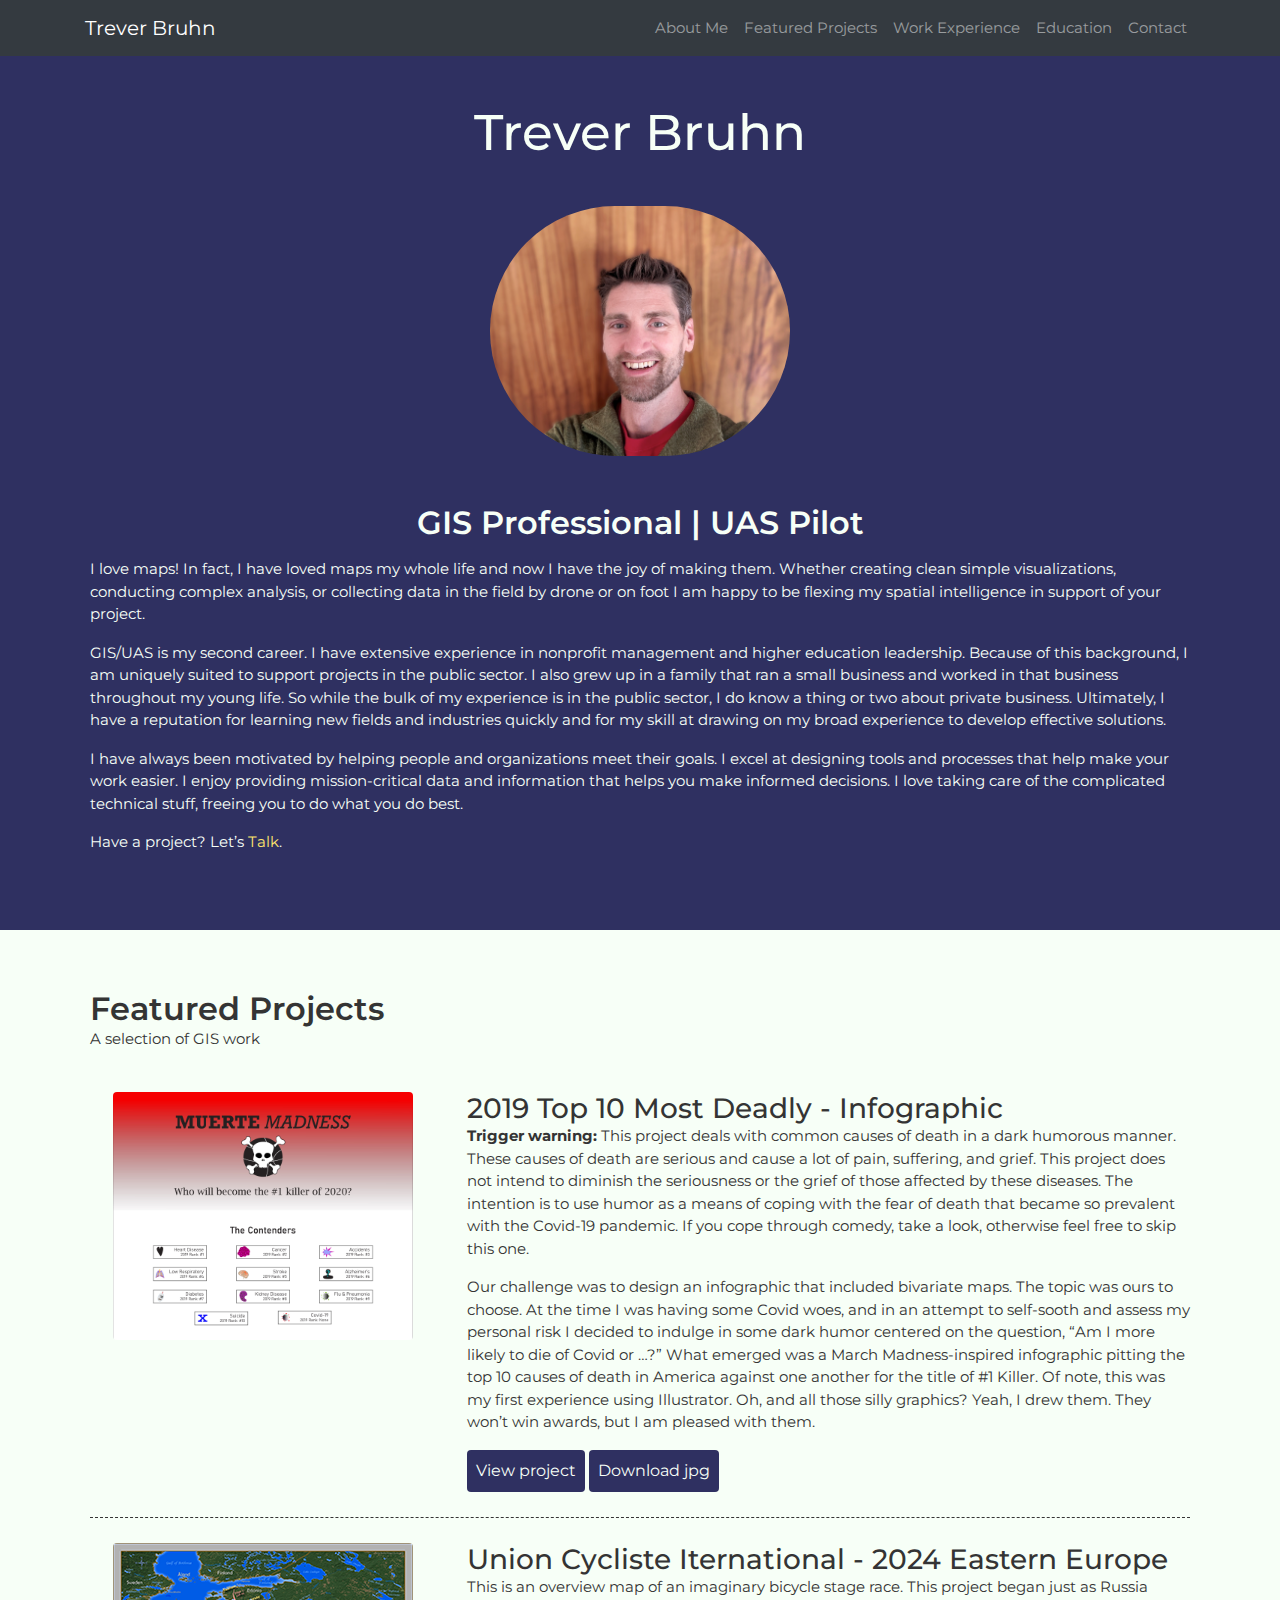
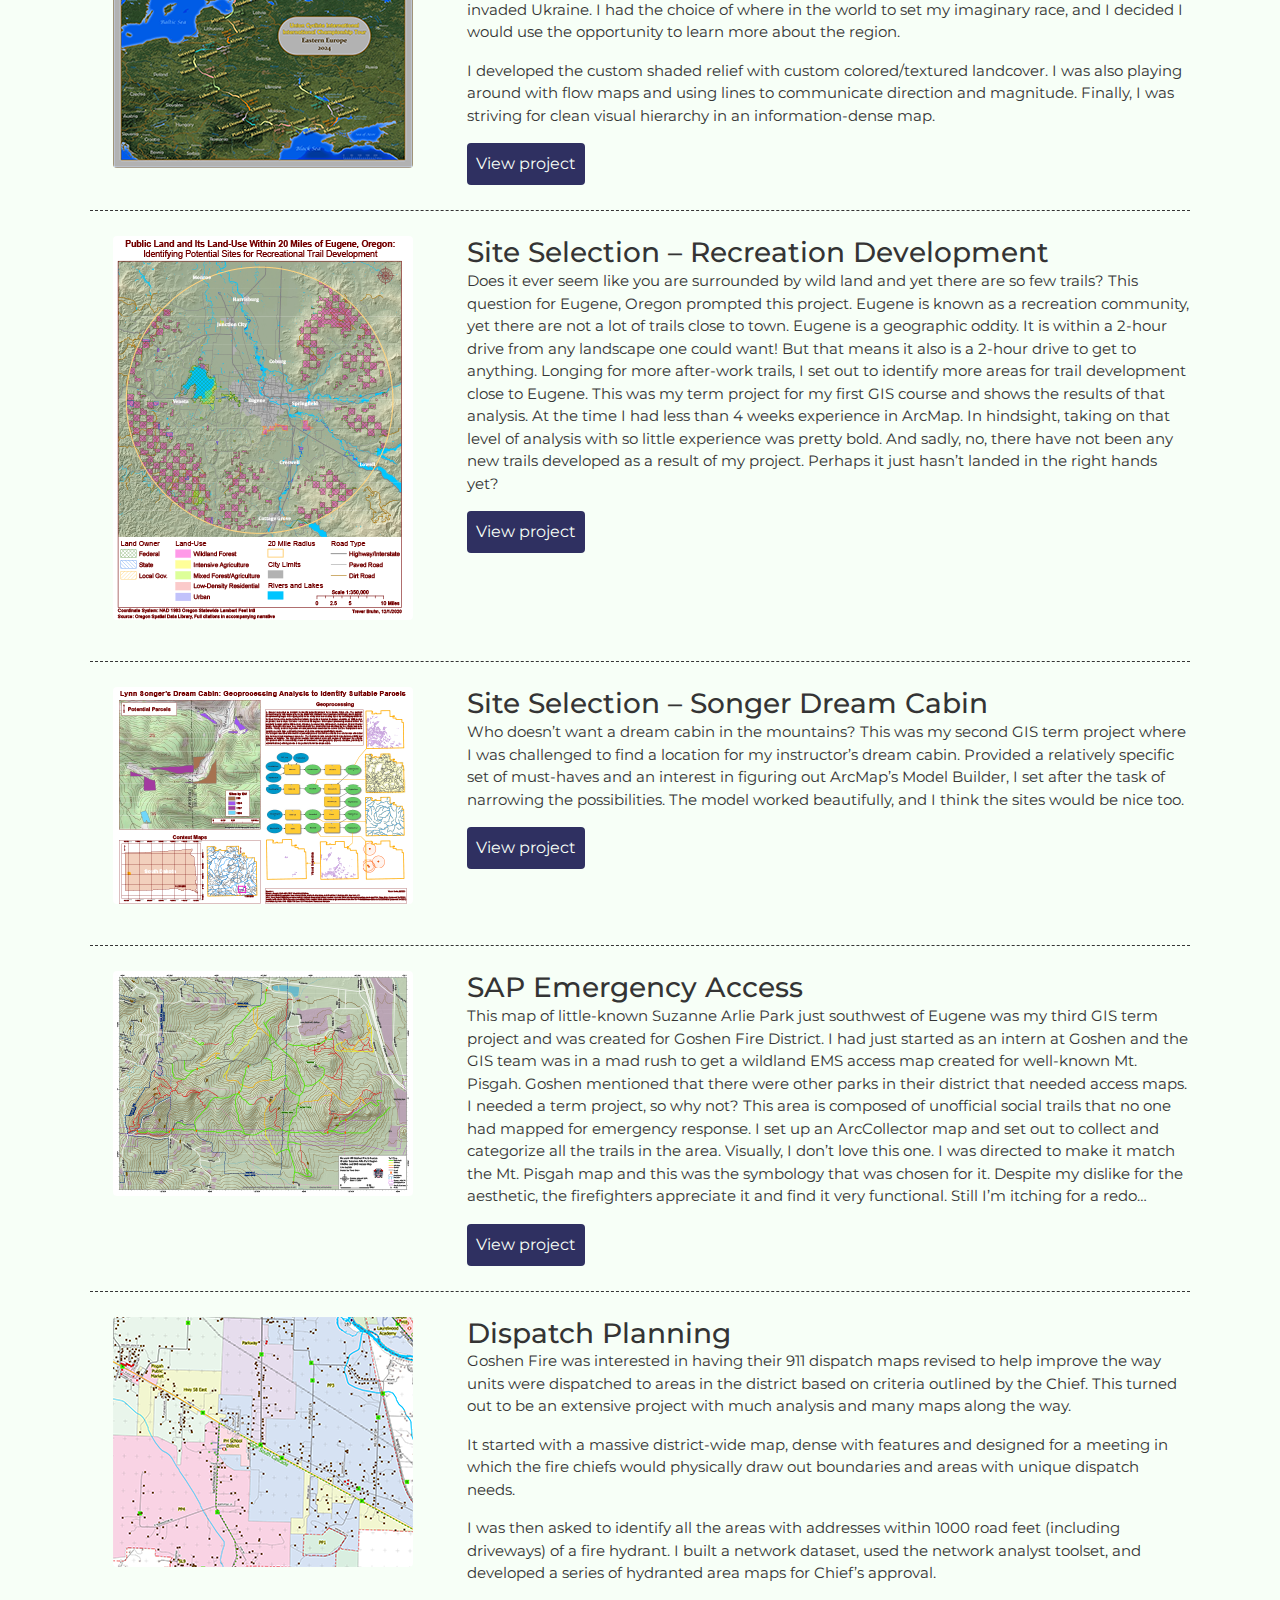
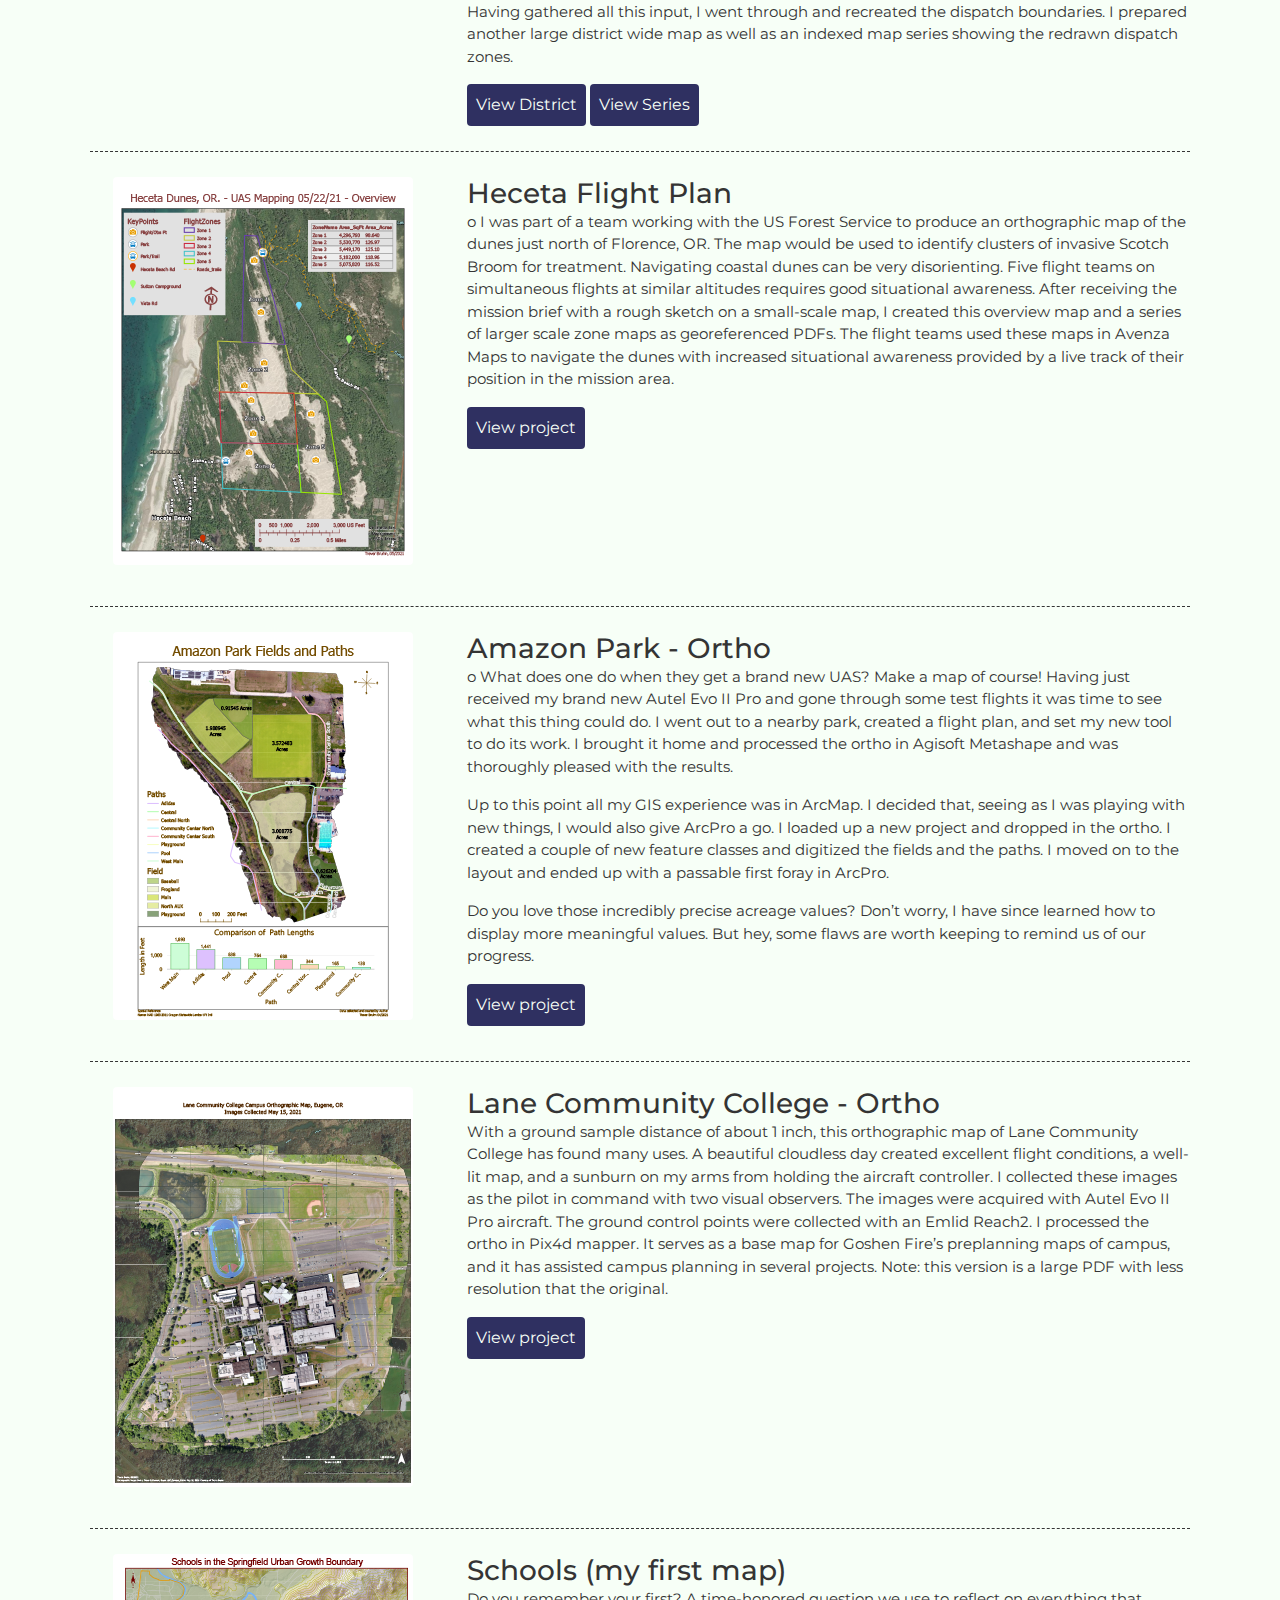
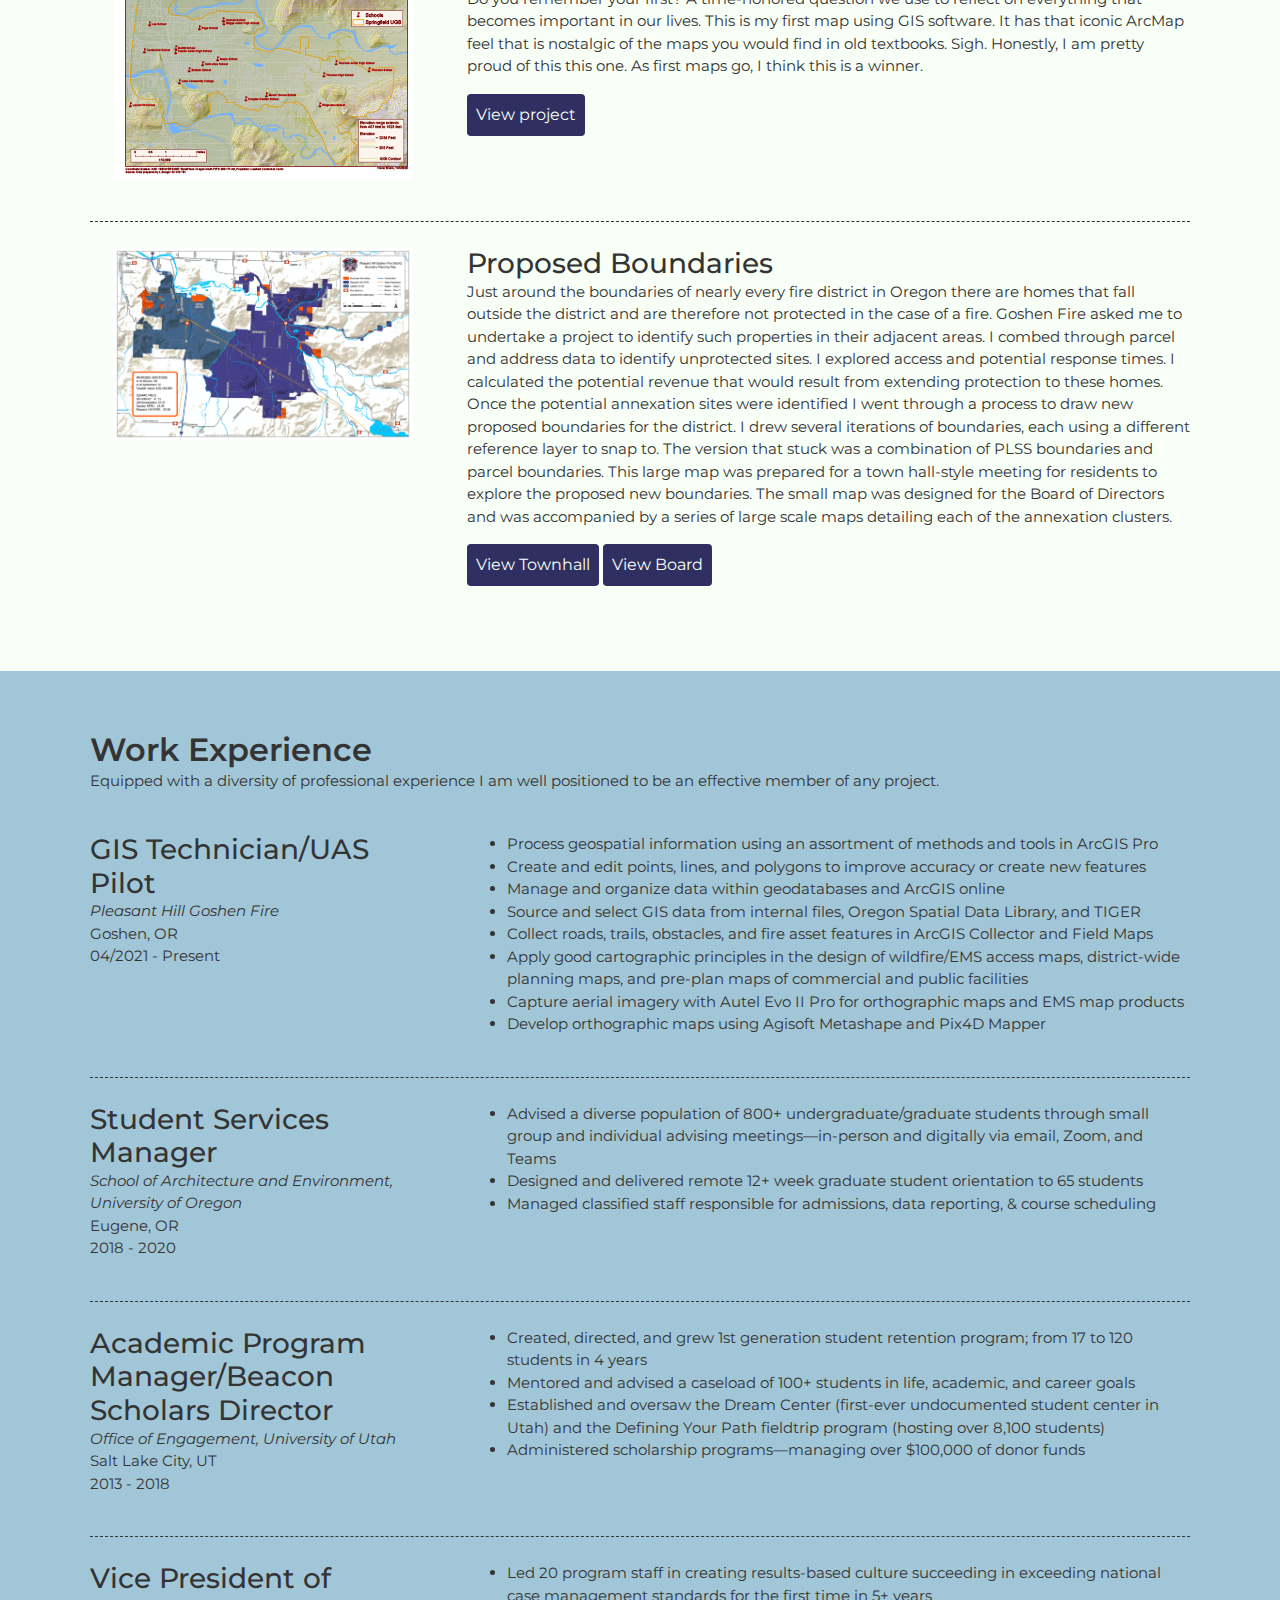
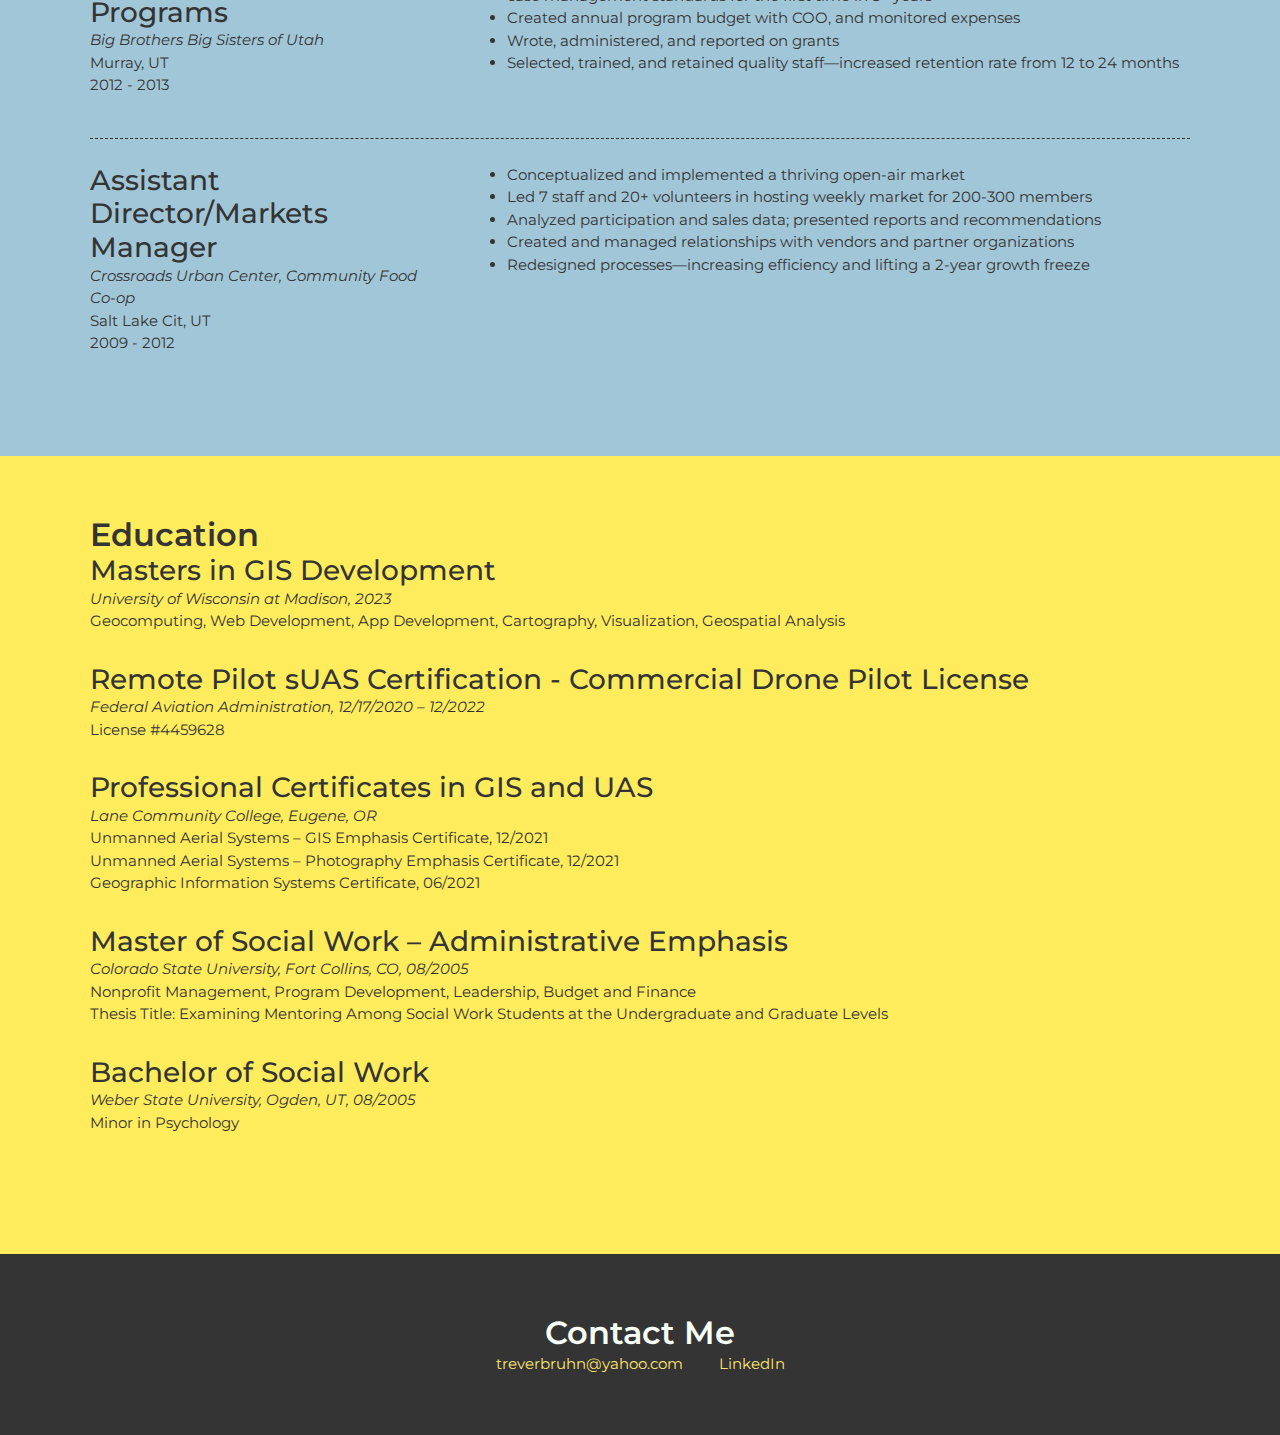
<file: TjBruhn_portfolio/index.html>
<!DOCTYPE html>
<html lang="en">
	<head>
			<meta charset="UTF-8">
			<meta http-equiv="x-ua-compatable" content="ie=edge">
			<meta name="viewport" content="width=device-width, initial-scale=1.0, shrink-to-fit=no">
			<link rel="preconnect" href="https://fonts.googleapis.com">
			<link rel="preconnect" href="https://fonts.gstatic.com" crossorigin>
			<link href="https://fonts.googleapis.com/css2?family=Amatic+SC&family=Caveat&family=Montserrat:wght@400;600&display=swap" rel="stylesheet">
			<link rel="stylesheet" href="css/bootstrap.min.css" />
			<link rel="stylesheet" href="css/style.css">
			<title>Trever Bruhn</title>
	</head>
	<body>
<!-- ***********************  Navigation bar  *********************** -->		
		<nav class="navbar navbar-dark bg-dark navbar-expand-lg fixed-top">
			<div class="container">
				<a href="#" class="navbar-brand">Trever Bruhn</a>

				<button class="navbar-toggler" type="button"
								data-toggle="collapse" data-target="#toggleNav"
								aria-controls="toggleNav"
								aria-expanded="false" aria-label="Toggle navigation">
								<span class="navbar-toggler-icon"></span>
				</button>

				<div class="collapse navbar-collapse"	id="toggleNav">
					<div class="navbar-nav ml-auto">
						<a class="nav-item nav-link" href="#About">About Me</a>
						<a class="nav-item nav-link" href="#Projects">Featured Projects</a>
						<a class="nav-item nav-link" href="#Work">Work Experience</a>
						<a class="nav-item nav-link" href="#Education">Education</a>
						<a class="nav-item nav-link" href="#Contact">Contact</a>
					</div><!--navbar-->
				</div><!--collapse-->

			</div><!--container-->
		</nav>
	
<!-- ***********************  ABOUT / PROFILE  *********************** -->
		<header>
			<div class="content-wrap mt-5" id="About">
				<h1>Trever Bruhn</h1>

				<div class="row">
					<div class="mx-auto py-5">
						<img src="images/PORTRAIT.png" class="img-fluid rounded-pill" alt="Headshot" >
					</div>
				</div>

				<h2>GIS Professional | UAS Pilot</h2>

				<p>I love maps! In fact, I have loved maps my whole life and now I have the joy of making them. Whether creating clean simple visualizations, conducting complex analysis, or collecting data in the field by drone or on foot I am happy to be flexing my spatial intelligence in support of your project.  </p>
				<p>GIS/UAS is my second career. I have extensive experience in nonprofit management and higher education leadership. Because of this background, I am uniquely suited to support projects in the public sector. I also grew up in a family that ran a small business and worked in that business throughout my young life. So while the bulk of my experience is in the public sector, I do know a thing or two about private business. Ultimately, I have a reputation for learning new fields and industries quickly and for my skill at drawing on my broad experience to develop effective solutions.    </p>  
				<p>I have always been motivated by helping people and organizations meet their goals. I excel at designing tools and processes that help make your work easier. I enjoy providing mission-critical data and information that helps you make informed decisions. I love taking care of the complicated technical stuff, freeing you to do what you do best. </p>
				<p>Have a project? Let’s <a href="#Contact" >Talk</a>.</p>
			</div>
		</header>

<!-- ********************  PROJECTS / PORTFOLIO  ********************* -->
		<section class="projects" id="Projects">
			<div class="content-wrap divider">
				<h2>Featured Projects</h2>
				<p>A selection of GIS work</p>

				<!--Project1-->

				<section class="project-item">
					<div class="row">
						<div class="col-md-4 pb-3">
							<div class="d-flex justify-content-center">
								<img src="images/TreverBruhn_infographic_Thmb.jpg" class="img-fluid rounded" alt="Infographic, most common causes of death 2019">
							</div>
						</div>
						<div class="col">
							<h3>2019 Top 10 Most Deadly - Infographic</h3>
							<p><strong>Trigger warning:</strong> This project deals with common causes of death in a dark humorous manner. These causes of death are serious and cause a lot of pain, suffering, and grief. This project does not intend to diminish the seriousness or the grief of those affected by these diseases. The intention is to use humor as a means of coping with the fear of death that became so prevalent with the Covid-19 pandemic. If you cope through comedy, take a look, otherwise feel free to skip this one. </p>  
							<p>Our challenge was to design an infographic that included bivariate maps. The topic was ours to choose. At the time I was having some Covid woes, and in an attempt to self-sooth and assess my personal risk I decided to indulge in some dark humor centered on the question, “Am I more likely to die of Covid or …?” What emerged was a March Madness-inspired infographic pitting the top 10 causes of death in America against one another for the title of #1 Killer. Of note, this was my first experience using Illustrator. Oh, and all those silly graphics? Yeah, I drew them. They won’t win awards, but I am pleased with them.  
							</p>
							<a class="btn" href="lib/TreverBruhn_infographic.pdf" target="_blank">View project</a>
							<a class="btn" href="lib/Bruhn_infographic.png" download="infographic">Download jpg</a>
						</div>
					</div>
				</section>

				<!--Project2-->
				<section class="project-item">
					<div class="row">
						<div class="col-md-4 pb-3">
							<div class="d-flex justify-content-center">
								<img src="images/TjBruhn_Racemap.png" class="img-fluid rounded" alt="Bicycle stage race map">
							</div>
						</div>
						<div class="col">										
							<h3>Union Cycliste Iternational - 2024 Eastern Europe</h3>
							<p>This is an overview map of an imaginary bicycle stage race. This project began just as Russia invaded Ukraine. I had the choice of where in the world to set my imaginary race, and I decided I would use the opportunity to learn more about the region.</p>
							<p>I developed the custom shaded relief with custom colored/textured landcover. I was also playing around with flow maps and using lines to communicate direction and magnitude. Finally, I was striving for clean visual hierarchy in an information-dense map.
							</p>
							<a class="btn" href="lib/TjBruhn_Racemap.pdf" target="_blank">View project</a>
						</div>
					</div>
				</section>

				<!--Project3-->
				<section class="project-item">
					<div class="row">
						<div class="col-md-4 pb-3">
							<div class="d-flex justify-content-center">
								<img src="images/Bruhn_SiteSelectRecDev.png" class="img-fluid rounded" alt="site selection - recreation map">
							</div>
						</div>
						<div class="col">	
							<h3>Site Selection – Recreation Development</h3>
							<p>Does it ever seem like you are surrounded by wild land and yet there are so few trails? This question for Eugene, Oregon prompted this project.  Eugene is known as a recreation community, yet there are not a lot of trails close to town. Eugene is a geographic oddity. It is within a 2-hour drive from any landscape one could want! But that means it also is a 2-hour drive to get to anything. Longing for more after-work trails, I set out to identify more areas for trail development close to Eugene. This was my term project for my first GIS course and shows the results of that analysis. At the time I had less than 4 weeks experience in ArcMap. In hindsight, taking on that level of analysis with so little experience was pretty bold. And sadly, no, there have not been any new trails developed as a result of my project. Perhaps it just hasn’t landed in the right hands yet? </p>
							<a class="btn" href="lib/Bruhn_SiteSelectRecDev.pdf" target="_blank">View project</a>
						</div>
					</div>
				</section>

				<!--Project4-->
				<section class="project-item">
					<div class="row">
						<div class="col-md-4 pb-3">
							<div class="d-flex justify-content-center">
								<img src="images/Bruhn_SiteSelectDreamCabin.png" class="img-fluid rounded" alt="site selection - cabin location map">
							</div>
						</div>
						<div class="col">
							<h3>Site Selection – Songer Dream Cabin</h3>
							<p>Who doesn’t want a dream cabin in the mountains? This was my second GIS term project where I was challenged to find a location for my instructor’s dream cabin. Provided a relatively specific set of must-haves and an interest in figuring out ArcMap’s Model Builder, I set after the task of narrowing the possibilities. The model worked beautifully, and I think the sites would be nice too.</p>
							<a class="btn" href="lib/Bruhn_SiteSelectDreamCabin.pdf" target="_blank">View project</a>
						</div>
					</div>
				</section>

				<!--Project5-->
				<section class="project-item">
					<div class="row">
						<div class="col-md-4 pb-3">
							<div class="d-flex justify-content-center">
								<img src="images/Bruhn_SAP_EMS_Access.png" class="img-fluid rounded" alt="Emergency access map">
							</div>
						</div>
						<div class="col">
							<h3>SAP Emergency Access </h3>
							<p>This map of little-known Suzanne Arlie Park just southwest of Eugene was my third GIS term project and was created for Goshen Fire District. I had just started as an intern at Goshen and the GIS team was in a mad rush to get a wildland EMS access map created for well-known Mt. Pisgah. Goshen mentioned that there were other parks in their district that needed access maps. I needed a term project, so why not? This area is composed of unofficial social trails that no one had mapped for emergency response. I set up an ArcCollector map and set out to collect and categorize all the trails in the area. Visually, I don’t love this one. I was directed to make it match the Mt. Pisgah map and this was the symbology that was chosen for it. Despite my dislike for the aesthetic, the firefighters appreciate it and find it very functional. Still I’m itching for a redo…  </p>
							<a class="btn" href="lib/Bruhn_SAP_EMS_Access.pdf" target="_blank">View project</a>
						</div>
					</div>
				</section>

				<!--Project6-->
				<section class="project-item">
					<div class="row">
						<div class="col-md-4 pb-3">
							<div class="d-flex justify-content-center">
								<img src="images/Bruhn_PHGFD_Dispatch.png" class="img-fluid rounded" alt="dispatch planning map selection">
							</div>
						</div>
						<div class="col">
							<h3>Dispatch Planning</h3>
							<p>Goshen Fire was interested in having their 911 dispatch maps revised to help improve the way units were dispatched to areas in the district based on criteria outlined by the Chief. This turned out to be an extensive project with much analysis and many maps along the way.</p> 
							<p>It started with a massive district-wide map, dense with features and designed for a meeting in which the fire chiefs would physically draw out boundaries and areas with unique dispatch needs.</p> 
							<p>I was then asked to identify all the areas with addresses within 1000 road feet (including driveways) of a fire hydrant. I built a network dataset, used the network analyst toolset, and developed a series of hydranted area maps for Chief’s approval.</p>
							<p>Having gathered all this input, I went through and recreated the dispatch boundaries. I prepared another large district wide map as well as an indexed map series showing the redrawn dispatch zones.</p>
							<a class="btn" href="lib/Bruhn_PHGFD_Dispatch.pdf" target="_blank">View District</a>
							<a class="btn" href="lib/Bruhn_PHGFD_dispatchSeries.pdf" target="_blank">View Series</a>
						</div>
					</div>
				</section>

				<!--Project7-->
				<section class="project-item">
					<div class="row">
						<div class="col-md-4 pb-3">
							<div class="d-flex justify-content-center">
								<img src="images/Bruhn_Heceta_Flightplan.png" class="img-fluid rounded" alt="flight plan map">
							</div>
						</div>
						<div class="col">
							<h3>Heceta Flight Plan</h3>
							<p>o	I was part of a team working with the US Forest Service to produce an orthographic map of the dunes just north of Florence, OR. The map would be used to identify clusters of invasive Scotch Broom for treatment. Navigating coastal dunes can be very disorienting. Five flight teams on simultaneous flights at similar altitudes requires good situational awareness. After receiving the mission brief with a rough sketch on a small-scale map, I created this overview map and a series of larger scale zone maps as georeferenced PDFs. The flight teams used these maps in Avenza Maps to navigate the dunes with increased situational awareness provided by a live track of their position in the mission area. </p>
							<a class="btn" href="lib/Bruhn_Heceta_Flightplan.pdf" target="_blank">View project</a>
						</div>
					</div>
				</section>

				<!--Project8-->
				<section class="project-item">
					<div class="row">
						<div class="col-md-4 pb-3">
							<div class="d-flex justify-content-center">
								<img src="images/Bruhn_Amazon_Ortho.png" class="img-fluid rounded" alt="amazon park map">
							</div>
						</div>
						<div class="col">
							<h3>Amazon Park - Ortho</h3>
							<p>o	What does one do when they get a brand new UAS? Make a map of course! Having just received my brand new Autel Evo II Pro and gone through some test flights it was time to see what this thing could do. I went out to a nearby park, created a flight plan, and set my new tool to do its work. I brought it home and processed the ortho in Agisoft Metashape and was thoroughly pleased with the results.</p>
							<p>Up to this point all my GIS experience was in ArcMap. I decided that, seeing as I was playing with new things, I would also give ArcPro a go.  I loaded up a new project and dropped in the ortho. I created a couple of new feature classes and digitized the fields and the paths. I moved on to the layout and ended up with a passable first foray in ArcPro. </p>
							<p>Do you love those incredibly precise acreage values? Don’t worry, I have since learned how to display more meaningful values. But hey, some flaws are worth keeping to remind us of our progress.  </p>
							<a class="btn" href="lib/Bruhn_Amazon_Ortho.pdf" target="_blank">View project</a>
						</div>
					</div>
				</section>

				<!--Project9-->
				<section class="project-item">
					<div class="row">
						<div class="col-md-4 pb-3">
							<div class="d-flex justify-content-center">
								<img src="images/Bruhn_LCC_Ortho.png" class="img-fluid rounded" alt="orthographic map of lane community college">
							</div>
						</div>
						<div class="col">	
							<h3>Lane Community College - Ortho</h3>
							<p>With a ground sample distance of about 1 inch, this orthographic map of Lane Community College has found many uses. A beautiful cloudless day created excellent flight conditions, a well-lit map, and a sunburn on my arms from holding the aircraft controller. I collected these images as the pilot in command with two visual observers. The images were acquired with Autel Evo II Pro aircraft. The ground control points were collected with an Emlid Reach2. I processed the ortho in Pix4d mapper. It serves as a base map for Goshen Fire’s preplanning maps of campus, and it has assisted campus planning in several projects. Note: this version is a large PDF with less resolution that the original.</p>
							<a class="btn" href="lib/Bruhn_LCC_Ortho.pdf" target="_blank">View project</a>
						</div>
					</div>
				</section>

				<!--Project10-->
				<section class="project-item">
					<div class="row">
						<div class="col-md-4 pb-3">
							<div class="d-flex justify-content-center">
								<img src="images/Bruhn_Schools_1stMap.png" class="img-fluid rounded"  alt="map of schools">
							</div>
						</div>
						<div class="col">		
							<h3>Schools (my first map)</h3>
							<p>Do you remember your first? A time-honored question we use to reflect on everything that becomes important in our lives. This is my first map using GIS software. It has that iconic ArcMap feel that is nostalgic of the maps you would find in old textbooks. Sigh. Honestly, I am pretty proud of this this one. As first maps go, I think this is a winner.</p>
							<a class="btn" href="lib/Bruhn_Schools_1stMap.pdf" target="_blank">View project</a>
						</div>
					</div>
				</section>

				<!--Project11-->
				<section class="project-item">
					<div class="row">
						<div class="col-md-4 pb-3">
							<div class="d-flex justify-content-center">
								<img src="images/Bruhn_newBoundary_plss_3.22.22.png" class="img-fluid rounded" alt="proposed boundary map">
							</div>
						</div>
						<div class="col">		
							<h3>Proposed Boundaries</h3>
							<p>Just around the boundaries of nearly every fire district in Oregon there are homes that fall outside the district and are therefore not protected in the case of a fire. Goshen Fire asked me to undertake a project to identify such properties in their adjacent areas. I combed through parcel and address data to identify unprotected sites. I explored access and potential response times. I calculated the potential revenue that would result from extending protection to these homes. Once the potential annexation sites were identified I went through a process to draw new proposed boundaries for the district. I drew several iterations of boundaries, each using a different reference layer to snap to. The version that stuck was a combination of PLSS boundaries and parcel boundaries. This large map was prepared for a town hall-style meeting for residents to explore the proposed new boundaries. The small map was designed for the Board of Directors and was accompanied by a series of large scale maps detailing each of the annexation clusters.</p>
							<a class="btn" href="lib/Bruhn_TownHall_Potential_Newlands.pdf" target="_blank">View Townhall</a>
							<a class="btn" href="lib/Bruhn_newBoundary_plss_3.22.22.pdf" target="_blank">View Board</a>
						</div>
					</div>
				</section>

				<!-- End of Project block. -->
			</div>
		</section>
		
<!-- ***********************  WORK EXPERIENCE  *********************** -->
		<section class="work-exp" id="Work">
			<div class="content-wrap item-details divider">
				<h2>Work Experience</h2>
				<p>Equipped with a diversity of professional experience I am well positioned to be an effective member of any project.</p>

				<!--Job1-->
				<section class="job-item">
					<div class="row">
						<div class="col-lg-4 pb-3">

							<div class="job-details">
								<h3>GIS Technician/UAS Pilot</h3>
								<p>Pleasant Hill Goshen Fire</p>
								<p>Goshen, OR</p>
								<p>04/2021 - Present</p>
							</div>

						</div>
						<div class="col">	
							<div class="job-summary">
								<ul>
									<li>Process geospatial information using an assortment of methods and tools in ArcGIS Pro</li>
									<li>Create and edit points, lines, and polygons to improve accuracy or create new features</li>   
									<li>Manage and organize data within geodatabases and ArcGIS online</li>
									<li>Source and select GIS data from internal files, Oregon Spatial Data Library, and TIGER</li>
									<li>Collect roads, trails, obstacles, and fire asset features in ArcGIS Collector and Field Maps</li>
									<li>Apply good cartographic principles in the design of wildfire/EMS access maps, district-wide planning maps, and pre-plan maps of commercial and public facilities</li> 
									<li>Capture aerial imagery with Autel Evo II Pro for orthographic maps and EMS map products</li>
									<li>Develop orthographic maps using Agisoft Metashape and Pix4D Mapper</li>	
								</ul>
							</div>
						</div>
					</div>
				</section>

				<!--Job2-->
				<section class="job-item">
					<div class="row">
						<div class="col-lg-4 pb-3">									
							<div class="job-details">
								<h3>Student Services Manager</h3>
								<p>School of Architecture and Environment, University of Oregon</p>
								<p>Eugene, OR</p>
								<p>2018 - 2020</p>
							</div>									
						</div>
						<div class="col">	
							<div class="job-summary">
								<ul>
									<li>Advised a diverse population of 800+ undergraduate/graduate students through small group and individual advising meetings—in-person and digitally via email, Zoom, and Teams</li>
									<li>Designed and delivered remote 12+ week graduate student orientation to 65 students</li>
									<li>Managed classified staff responsible for admissions, data reporting, & course scheduling</li>	
								</ul>
							</div>
						</div>
					</div>
				</section>
				<!--Job3-->
				<section class="job-item">
					<div class="row">
						<div class="col-lg-4 pb-3">							
							<div class="job-details">
								<h3>Academic Program Manager/Beacon Scholars Director </h3>
								<p>Office of Engagement, University of Utah</p>
								<p>Salt Lake City, UT</p>
								<p>2013 - 2018</p>
							</div>							
						</div>
						<div class="col">	
							<div class="job-summary">
								<ul>
									<li>Created, directed, and grew 1st generation student retention program; from 17 to 120 students in 4 years</li>
									<li>Mentored and advised a caseload of 100+ students in life, academic, and career goals</li>
									<li>Established and oversaw the Dream Center (first-ever undocumented student center in Utah) and the Defining Your Path fieldtrip program (hosting over 8,100 students)</li> 
									<li>Administered scholarship programs—managing over $100,000 of donor funds</li>	
								</ul>
							</div>
						</div>
					</div>
				</section>

				<!--Job4-->
				<section class="job-item">
					<div class="row">
						<div class="col-lg-4 pb-3">
							<div class="job-details">
								<h3>Vice President of Programs</h3>
								<p>Big Brothers Big Sisters of Utah</p>
								<p>Murray, UT</p>
								<p>2012 - 2013</p>
							</div>							
						</div>
						<div class="col">	
							<div class="job-summary">
								<ul>
									<li>Led 20 program staff in creating results-based culture succeeding in exceeding national case management standards for the first time in 5+ years</li>
									<li>Created annual program budget with COO, and monitored expenses</li>
									<li>Wrote, administered, and reported on grants</li>
									<li>Selected, trained, and retained quality staff—increased retention rate from 12 to 24 months</li>	
								</ul>
							</div>
						</div>
					</div>
				</section>

				<!--Job5-->
				<section class="job-item">
					<div class="row">
						<div class="col-lg-4 pb-3">
							<div class="job-details">
								<h3>Assistant Director/Markets Manager</h3>
								<p>Crossroads Urban Center, Community Food Co-op</p>
								<p>Salt Lake Cit, UT</p>
								<p>2009 - 2012</p>
							</div>
						</div>
							<div class="col">	
								<div class="job-summary">
									<ul>
										<li>Conceptualized and implemented a thriving open-air market</li>
										<li>Led 7 staff and 20+ volunteers in hosting weekly market for 200-300 members</li>
										<li>Analyzed participation and sales data; presented reports and recommendations</li>
										<li>Created and managed relationships with vendors and partner organizations</li>
										<li>Redesigned processes—increasing efficiency and lifting a 2-year growth freeze</li>	
									</ul>
								</div>
							</div>
					</div>
				</section>
			<!-- End of Job block. -->
		</div>
		</section>

<!-- ******************  EDUCATION & CERTIFICATIONS ****************** -->
		<section class="education" id="Education">
			<div class="content-wrap item-details">
				<h2>Education</h2>

				<!-- school 1 -->
				<section>
					<h3>Masters in GIS Development</h3>
					<p>University of Wisconsin at Madison, 2023</p>
					<p>Geocomputing, Web Development, App Development, Cartography, Visualization, Geospatial Analysis </p>
				</section>
				<!-- End of School 1 -->
				<!-- cert  -->
				<section>
					<h3>Remote Pilot sUAS Certification - Commercial Drone Pilot License</h3>
					<p>Federal Aviation Administration, 12/17/2020 – 12/2022</p>
					<p>License #4459628</p>
				</section>
				<!-- End of cert -->						

				<!-- school 2 -->
				<section>
					<h3>Professional Certificates in GIS and UAS</h3>
					<p>Lane Community College, Eugene, OR</p>
					<P>Unmanned Aerial Systems – GIS Emphasis Certificate, 12/2021</P>
					<p>Unmanned Aerial Systems – Photography Emphasis Certificate, 12/2021</p>
					<p>Geographic Information Systems Certificate, 06/2021</p>
				</section>
				<!-- End of School 2 -->
				<!-- school 3 -->
				<section>
					<h3>Master of Social Work – Administrative Emphasis</h3>
					<p>Colorado State University, Fort Collins, CO, 08/2005</p>
					<p>Nonprofit Management, Program Development, Leadership, Budget and Finance</p>
					<p>Thesis Title: Examining Mentoring Among Social Work Students at the Undergraduate and Graduate Levels</p>
				</section>
				<!-- End of School 3 -->
				<!-- school 4 -->
				<section>
					<h3>Bachelor of Social Work</h3>
					<p>Weber State University, Ogden, UT, 08/2005</p>
					<p>Minor in Psychology</p>
				</section>
				<!-- End of School 4 -->
			</div>
		</section>

<!-- *****************  CONTACT INFO / SOCIAL MEDIA  ***************** -->
		<footer>
			<div class="content-wrap" id="Contact">
				<h2>Contact Me</h2>

				<!-- Social media and contact links. -->
<!--
				<ul class="contact-list">
					<li><a href="mailto:treverbruhn@yahoo.com">treverbruhn@yahoo.com</a></li>
					<li><a href="http://www.linkedin.com/in/trever-bruhn" target="_blank">LinkedIn</a></li>
				</ul>
-->
				<div class="row">
					<div class="col">
						<a class="px-3" href="mailto:treverbruhn@yahoo.com">treverbruhn@yahoo.com</a>
						<a class="px-3" href="http://www.linkedin.com/in/trever-bruhn" target="_blank">LinkedIn</a>
					</div>
				</div>
				
			</div>
		</footer>
	<script src="js/jquery-3.6.0.min.js"></script><!--need for collapse navigation menu-->
	<script src="js/bootstrap.min.js"></script><!--need for collapse navigation menu-->
	</body>
</html>
</file>
<file: TjBruhn_portfolio/css/style.css>
/*Global Styles 
_____________________________________*/
html {
    box-sizing: border-box;
}
*, *:before, *:after {
    box-sizing: inherit;
}
body {
    color: #343434;
    margin: 0;
    padding: 0;
    font-family: 'Montserrat', sans-serif;
    font-size: 15px;
    line-height: 1.5;
}

img {
    
    width: 300px;
}
a {
    color: #FFE66D;
}
a:hover {
    text-decoration: none;
}
h1 {
    font-size: 50px;
    line-height: 1;
}
h2 {
    font-weight: 600;
}
h1, h2 {
    margin: 0;
}
.content-wrap {
    max-width: 1100px;
    width: 95%;
    margin: 0 auto;
    padding: 60px 0;
}
h3 {
    margin-bottom: 0;
}
.item-details h3 + p {
    font-style: italic;
}
.item-details h3 ~ p {
    margin: 0;
}
.divider > section {
    border-bottom: 1px dashed #343434;
    padding: 25px 0; /* top/bottom l/r */
}
.divider > section:last-of-type {
    border-bottom: none;
}
    
/*Profile 
_____________________________________*/
header {
    background:  #2F3061;
    color: #F7FFF7;
}
header h1, header h2 {
    text-align: center;
}
header h2 {
    margin-bottom: 16px;
}
/*Projects 
_____________________________________*/
.projects {
    background: #F7FFF7;
}
.projects a {
    color: #2F3061;
}
.projects .btn {
    color: #F7FFF7;
    background: #2F3061;
    text-decoration: none;
    padding: 8px;
    border-radius: 4px;
    display: inline-block;
}
.projects .btn:hover {
    background: rgba(47,48,97,80%);
}

.project-item h3 {
    margin-top: 0;
}
/*Work exp
_____________________________________*/
.work-exp {
    background: #A1C6D7;
}


/*Education
_____________________________________*/
.education {
    background: #FFEC5C; 
    padding-bottom: 30px;
}

.education section {
    padding-bottom: 30px;
}


/*Contact info
_____________________________________*/
footer {
    background: #343434;
    color: #F7FFF7;
		text-align: center;    
}
</file>
